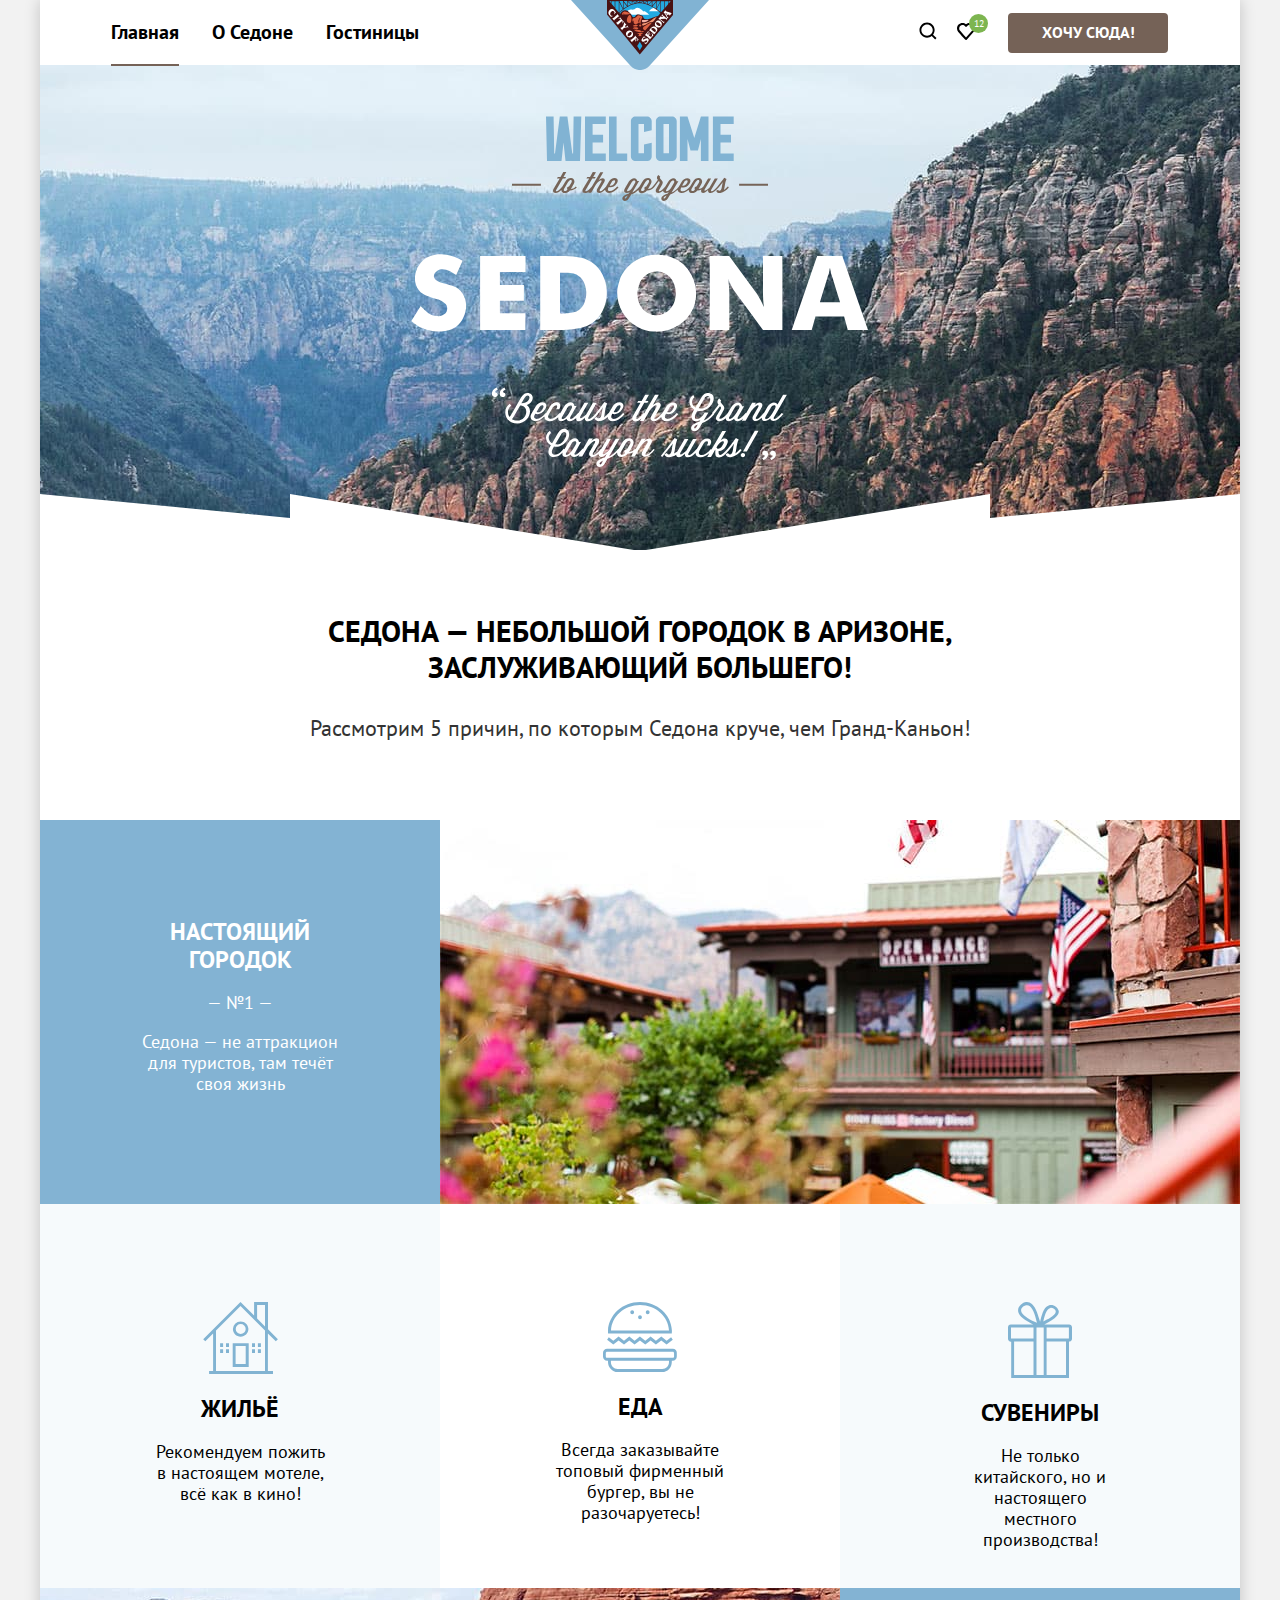
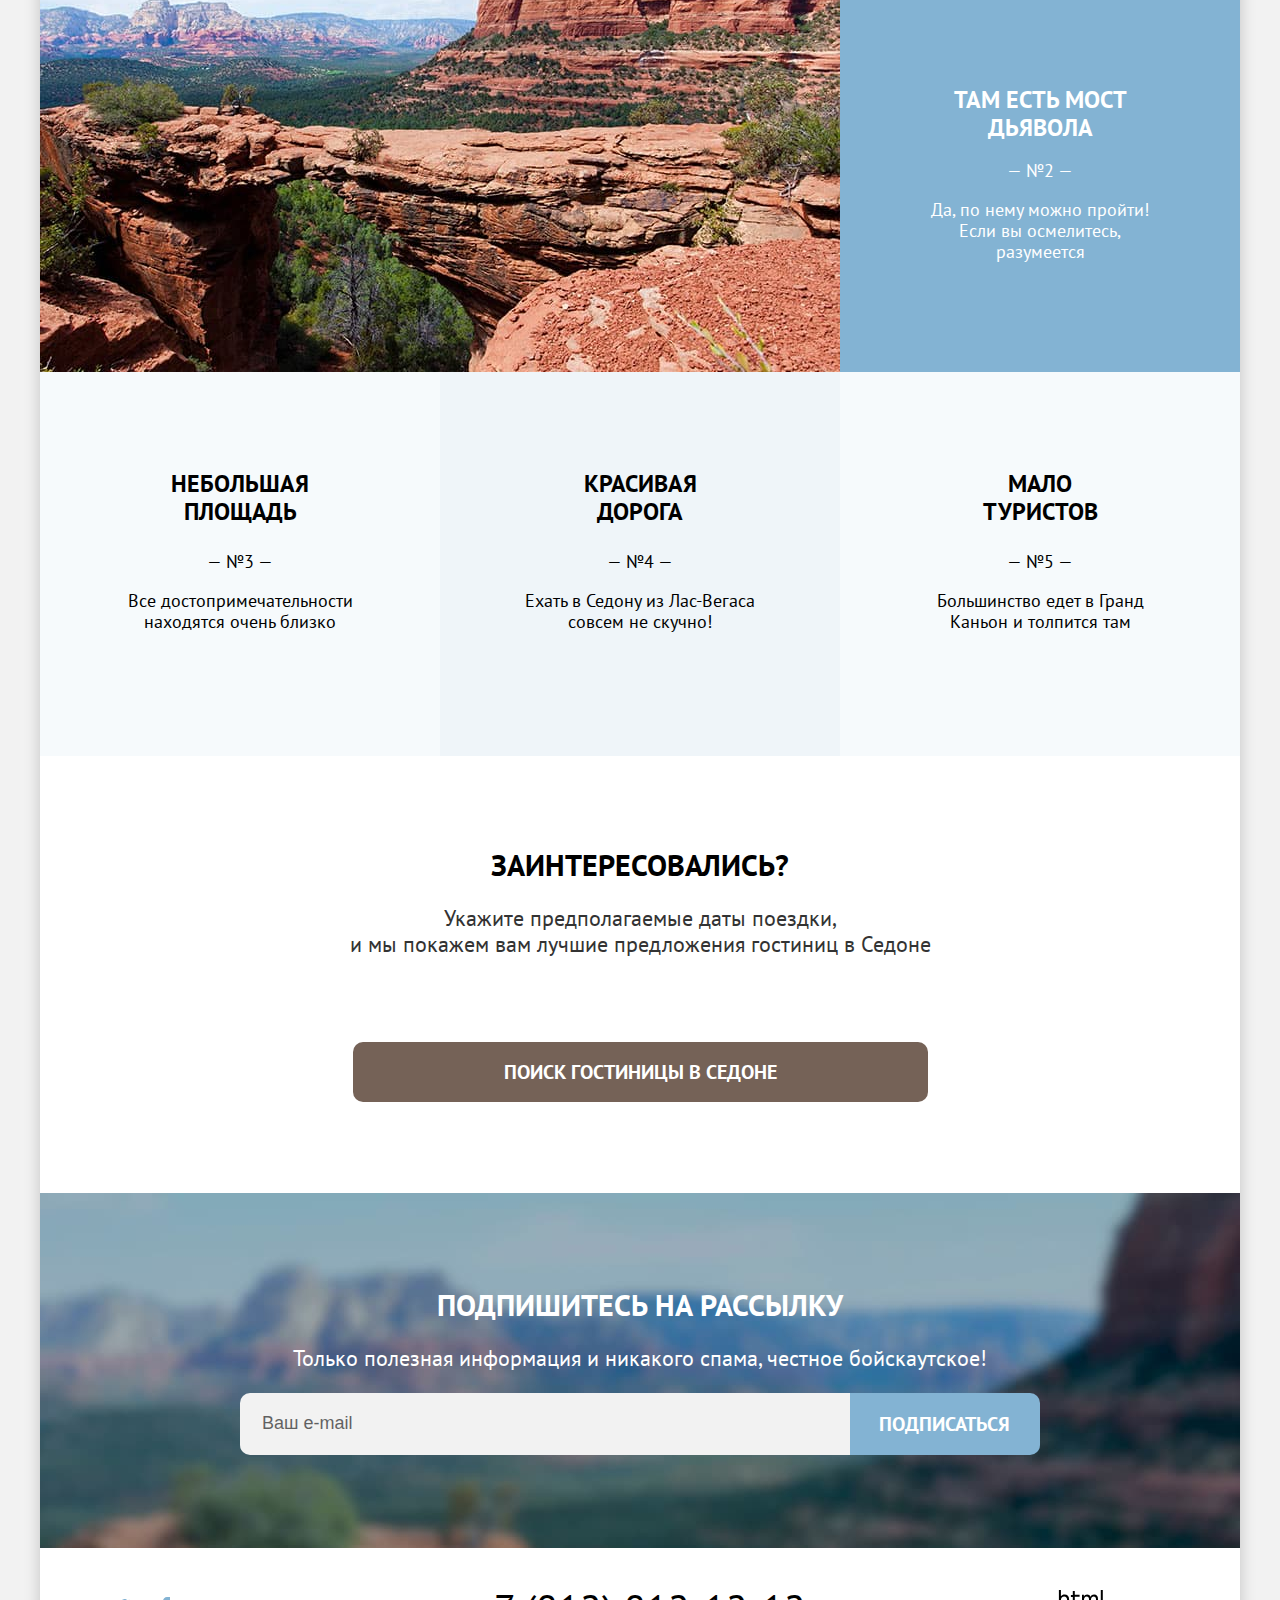
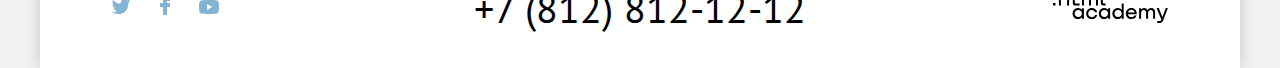
<file: index.html>
<!DOCTYPE html>
<html lang="ru">
  <head>
    <meta charset="utf-8">
    <title>Седона</title>
    <link rel="stylesheet" href="styles/styles.css">
    <link rel="icon" href="favicon.ico">
    <link rel="icon" type="image/png" sizes="32x32" href="images/favicon.png">
  </head>
  <body>
    <div class="container">
      <header class="page-header">
        <nav class="navigation">
          <ul class="reset-list navigation-list">
            <li class="navigation-item">
              <a class="navigation-link navigation-link-current" href="index.html">Главная</a>
            </li>
            <li class="navigation-item">
              <a class="navigation-link" href="#">О Седоне</a>
            </li>
            <li class="navigation-item">
              <a class="navigation-link" href="catalog.html">Гостиницы</a>
            </li>
          </ul>

          <a class="sedona-logo" href="index.html">
            <img src="images/svg/sedona.svg" width="138" height="70" alt="Логотип города Седона. Переход на главную страницу.">
          </a>

          <ul class="reset-list navigation-user">
            <li class="navigation-item">
              <a class="navigation-user-link" href="#">
                <span class="visually-hidden">
                  Поиск
                </span>
                <svg class="navigation-icon" width="18" height="18" viewBox="0 0 19 19" fill="none" xmlns="http://www.w3.org/2000/svg">
                  <path d="M18.5 17.0083L14.8 13.3287C15.8 12.0359 16.5 10.3453 16.5 8.4558C16.5 4.08011 12.9 0.5 8.5 0.5C4.1 0.5 0.5 4.17956 0.5 8.55525C0.5 12.9309 4.1 16.511 8.5 16.511C10.3 16.511 12 15.9144 13.4 14.8204L17.1 18.5L18.5 17.0083ZM8.5 14.5221C5.2 14.5221 2.5 11.837 2.5 8.55525C2.5 5.27348 5.2 2.5884 8.5 2.5884C11.8 2.5884 14.5 5.27348 14.5 8.55525C14.5 11.837 11.8 14.5221 8.5 14.5221Z"/>
                </svg>
              </a>
            </li>
            <li class="navigation-item">
              <a class="navigation-user-link" href="#">
                <span class="visually-hidden">
                  Избранное
                </span>
                <svg class="navigation-icon" width="18" height="17" viewBox="0 0 18 17" fill="none" xmlns="http://www.w3.org/2000/svg">
                  <path d="M8.9 17C8.6 17 8.3 16.9 8.1 16.6C2.7 10.5 1.4 9.1 1.1 8.7C0.4 7.8 0 6.6 0 5.4C0 2.4 2.4 0 5.5 0C6.8 0 8 0.5 9 1.3C10 0.5 11.3 0 12.5 0C15.5 0 18 2.4 18 5.4C18 6.7 17.5 7.9 16.7 8.8L9.7 16.7C9.5 16.9 9.3 17 8.9 17ZM2.9 7.5C3.2 7.9 6.4 11.5 9 14.4L15.2 7.4C15.7 6.9 15.9 6.2 15.9 5.4C15.9 3.6 14.4 2.1 12.6 2.1C11.6 2.1 10.6 2.6 9.9 3.4C9.6 3.7 9.3 3.8 9 3.8C8.7 3.8 8.4 3.6 8.2 3.4C7.5 2.6 6.5 2.1 5.5 2.1C3.7 2.1 2.2 3.6 2.2 5.4C2.1 6.3 2.5 7 2.9 7.5C2.8 7.5 2.8 7.5 2.9 7.5Z"/>
                </svg>
                <span class="navigation-favourite-number">12</span>
              </a>
              <div class="popover popover-cart class-display">
                <div class="popover-content">
                  <ul class="reset-list popover-list">
                    <li class="popover-item">
                      <a class="popover-link" href="#">
                        <img class="popover-image" src="images/hotel-small-desert.png" alt="Desert Quail Inn."
                             width="48" height="48">
                        <div class="popover-item-info">
                          <h3 class="reset-list popover-item-title">Desert Quail Inn</h3>
                          <span class="popover-hotel-type">Мотель</span>
                        </div>
                      </a>
                      <button type="button" class="popover-button-delete">
                        <span class="visually-hidden">Удалить из корзины</span>
                      </button>
                    </li>
                    <li class="popover-item">
                      <a class="popover-link" href="#">
                        <img class="popover-image" src="images/hotel-small-villas.png" alt="Villas at Poco Diablo."
                             width="48" height="48">
                        <div class="popover-item-info">
                          <h3 class="reset-list popover-item-title">Villas at Poco Diablo</h3>
                          <span class="popover-hotel-type">Апартаменты</span>
                        </div>
                      </a>
                      <button type="button" class="popover-button-delete">
                        <span class="visually-hidden">Удалить из корзины</span>
                      </button>
                    </li>
                  </ul>
                </div>
                <button type="button" class="button button-brown button-popover">Все избранные</button>
              </div>
            </li>
            <li class="navigation-item-button">
              <a class="button button-user" href="#">Хочу сюда!</a>
            </li>
          </ul>
        </nav>
      </header>

      <main class="main-container main-index">
        <h1 class="visually-hidden">Город Седона</h1>
        <div class="welcome">
          <img class="welcome-logo" src="images/svg/welcome.svg" width="458" height="352" alt="Вид на каньон в городе Седона. Welcome to the gorgeous Sedona, because the Grand Canyon sucks.">
        </div>

        <header class="opening">
          <p class="title">Седона — небольшой городок в Аризоне,
          заслуживающий большего!</p>
          <p class="description">Рассмотрим 5 причин, по которым Седона круче, чем Гранд-Каньон!</p>
        </header>

        <section class="advantages">
          <h2 class="visually-hidden">Преимущества</h2>
          <div class="advantages-row">
            <div class="advantages-item">
              <section class="advantages-text-wide">
                <h3 class="reset-list advantages-title-white">Настоящий городок</h3>
                <p class="advantages-description-white">— №1 —</p>
                <p class="advantages-description-white">Седона — не аттракцион для туристов, там течёт
                  своя жизнь</p>
              </section>
            </div>
            <div class="photo-house">
              <img class="photo-view" src="images/photo-sedona-town.jpg" width="800" height="384" alt="Дом в городе.">
            </div>
          </div>

          <ul class="reset-list advantages-list">
            <li class="advantages-item light-blue">
              <div class="advantages-text">
                <img class="advantages-image" src="images/svg/house.svg" width="75" height="72" alt="Дом.">
                <h3 class="reset-list advantages-title">Жильё</h3>
                <p class="advantages-description">Рекомендуем пожить в настоящем мотеле, всё как в кино!</p>
              </div>
            </li>
            <li class="advantages-item white">
              <div class="advantages-text">
                <img class="advantages-image" src="images/svg/food.svg" width="74" height="70" alt="Бургер.">
                <h3 class="reset-list advantages-title">Еда</h3>
                <p class="advantages-description">Всегда заказывайте
                  топовый фирменный бургер, вы не разочаруетесь!</p>
              </div>
            </li>
            <li class="advantages-item light-blue">
              <div class="advantages-text">
                <img class="advantages-image" src="images/svg/souvenir.svg" width="64" height="76" alt="Подарок.">
                <h3 class="reset-list advantages-title">Сувениры</h3>
                <p class="advantages-description">Не только китайского,
                  но и настоящего местного производства!</p>
              </div>
            </li>
          </ul>

          <div class="advantages-row">
            <div class="photo-canyon">
              <img class="photo-view" src="images/photo-sedona-canyon.jpg" width="800" height="384" alt="Вид на каньон.">
            </div>
            <div class="advantages-item">
              <section class="advantages-text-wide">
                <h3 class="reset-list advantages-title-white">Там есть
                мост дьявола</h3>
                <p class="advantages-description-white">— №2 —</p>
                <p class="advantages-description-white">Да, по нему можно пройти! Если вы осмелитесь, разумеется</p>
              </section>
            </div>
          </div>

          <ul class="reset-list advantages-list">
            <li class="advantages-item light-blue">
              <div class="advantages-text-wider">
                <h3 class="reset-list advantages-title">Небольшая
                  площадь</h3>
                <p>— №3 —</p>
                <p class="advantages-description">Все достопримечательности
                  находятся очень близко</p>
              </div>
            </li>
            <li class="advantages-item blue">
              <div class="advantages-text-wider">
                <h3 class="reset-list advantages-title">Красивая
                  дорога</h3>
                <p>— №4 —</p>
                <p class="advantages-description">Ехать в Седону из Лас-Вегаса совсем не скучно!</p>
              </div>
            </li>
            <li class="advantages-item light-blue">
              <div class="advantages-text-wider">
                <h3 class="reset-list advantages-title">Мало
                  туристов</h3>
                <p>— №5 —</p>
                <p class="advantages-description">Большинство едет в Гранд Каньон и толпится там</p>
              </div>
            </li>
          </ul>
        </section>

        <div class="search">
          <p class="reset-list title">Заинтересовались?</p>
          <p class="description">Укажите предполагаемые даты поездки,<br>
            и мы покажем вам лучшие предложения гостиниц в Седоне</p>
          <button class="button button-search" type="button">Поиск гостиницы в седоне</button>
        </div>

        <div class="subscription-index">
          <div class="subscription-text">
            <p class="reset-list subscription-title-white">Подпишитесь на рассылку</p>
            <p class="subscription-description-white">Только полезная информация и никакого спама,
              честное бойскаутское!</p>
          </div>
          <form class="form-subscription" action="https://echo.htmlacademy.ru/" method="post">
            <label class="visually-hidden" for="sub-email">E-mail</label>
            <input class="text" type="email" placeholder="Ваш e-mail" name="email" id="sub-email" required>
            <!-- За невалидную стилизацию отвечает .input-error -->
            <button class="button button-subscription" type="submit">Подписаться</button>
          </form>
        </div>
      </main>

      <footer class="page-footer">
        <div class="page-footer-container">
          <section class="social">
            <h2 class="visually-hidden">Соцсети</h2>
            <ul class="reset-list footer-social-list">
              <li class="footer-social-item">
                <a class="social-link" href="https://twitter.com/htmlacademy_ru">
                  <span class="visually-hidden">Twitter</span>
                  <svg class="social-icon" width="18" height="15" viewBox="0 0 18 15" fill="none" xmlns="http://www.w3.org/2000/svg">
                    <path d="M11.6 0.194197C13.4 -0.305803 14.8 0.494197 15.4 1.3942C16.1 1.1942 16.8 0.894197 17.5 0.694197C17.5 1.5942 16.9 2.1942 16.6 2.4942C17.3 2.5942 18 1.8942 18 1.8942C17.8 2.8942 16.9 3.6942 16.3 3.8942C16.1 10.6942 13 15.0942 5.7 14.9942C5.1 14.9942 5.8 14.9942 5.2 14.9942C4.8 14.9942 0.8 14.4942 0 13.0942C2.4 13.2942 4.1 12.6942 5 11.8942C4 11.5942 2.1 11.4942 1.8 8.9942C2.2 9.0942 2.4 9.1942 3.1 9.0942C1.8 8.2942 0.4 7.4942 0.5 5.2942C0.8 5.5942 1.6 5.7942 1.9 5.7942C1.1 5.5942 -0.2 2.4942 0.9 0.894197C2.8 2.7942 4.9 4.4942 8.5 4.6942C8.7 2.2942 9.7 0.794197 11.6 0.194197Z"/>
                  </svg>
                </a>
              </li>
              <li class="footer-social-item">
                <a class="social-link" href="https://www.facebook.com/htmlacademy">
                  <span class="visually-hidden">Facebook</span>
                  <svg class="social-icon" width="10" height="18" viewBox="0 0 10 18" fill="none" xmlns="http://www.w3.org/2000/svg">
                    <path d="M7 0C4.8 0 3 1.8 3 4V6H0V10H3V18H7V10H10V6H7V4H10V0H7Z"/>
                  </svg>
                </a>
              </li>
              <li class="footer-social-item">
                <a class="social-link" href="https://www.youtube.com/c/HTMLAcademyRUS">
                  <span class="visually-hidden">Youtube</span>
                  <svg class="social-icon" width="20" height="14" viewBox="0 0 20 14" fill="none" xmlns="http://www.w3.org/2000/svg">
                    <path fill-rule="evenodd" clip-rule="evenodd" d="M17.8136 0.418176C18.6746 0.648666 19.3513 1.32532 19.5818 2.18637C19.9983 3.74547 20 7.00033 20 7.00033C20 7.00033 20 10.2552 19.5818 11.8143C19.3513 12.6753 18.6746 13.352 17.8136 13.5825C16.2545 14.0007 9.99996 14.0007 9.99996 14.0007C9.99996 14.0007 3.74547 14.0007 2.18636 13.5825C1.32532 13.352 0.648666 12.6753 0.418176 11.8143C0 10.2552 0 7.00033 0 7.00033C0 7.00033 0 3.74547 0.418176 2.18637C0.648666 1.32532 1.32532 0.648666 2.18636 0.418176C3.74547 0 9.99996 0 9.99996 0C9.99996 0 16.2545 0 17.8136 0.418176ZM13.194 7.00061L7.99808 10.0002V4.00092L13.194 7.00061Z"/>
                  </svg>
                </a>
              </li>
            </ul>
          </section>

          <address class="contacts">
            <a class="phone-number" href="tel:+78128121212">+7 (812) 812-12-12</a>
          </address>

          <div class="about-logo">
            <a class="footer-link" href="https://htmlacademy.ru/">
              <svg class="footer-icon" width="115" height="33" viewBox="0 0 115 33" fill="none" xmlns="http://www.w3.org/2000/svg">
                <path fill-rule="evenodd" clip-rule="evenodd" d="M7.9999 6.2C8.7999 5.2 9.9999 4.5 11.5999 4.5C14.2999 4.5 16.1999 6.4 16.0999 9.4V15.5H14.0999V9.8C14.0999 8 12.9999 6.6 11.1999 6.6C9.1999 6.6 7.8999 8.1 7.8999 10.2V15.5H5.8999V0H7.8999V6.2H7.9999ZM0 15.5V12.9H2.5V15.5H0ZM26.5999 4.79998H21.7999V1.09998H19.7999V4.89998H17.8999V6.89998H19.7999V12.9C19.7999 14.6 20.7999 15.6 22.4999 15.6H26.5999V13.6H22.8999C22.1999 13.6 21.7999 13.2 21.7999 12.5V6.79998H26.5999V4.79998ZM37.6 6.69998C38.2 5.39998 39.5 4.59998 41.1 4.59998C43.6 4.59998 45.1 6.39998 45 8.89997V15.4H43V9.09998C43 7.49998 42.1 6.49998 40.6 6.49998C39.4 6.49998 38 7.39998 38 9.79998V15.4H36V9.09998C36 7.49998 35.1 6.49998 33.6 6.49998C32 6.49998 31 7.99998 31 9.99998V15.4H29V4.79998H30.9V6.39998H31C31.6 5.39998 32.7 4.59998 34.1 4.59998C35.7 4.59998 36.9 5.49998 37.5 6.69998H37.6ZM47.8 12.7C47.8 14.4 48.8 15.4 50.6 15.4H52.6V13.4H50.9001C50.2001 13.4 49.8 13 49.8 12.3V0H47.8V12.7ZM25.0001 17.9C26.7001 17.9 28.0001 18.6 28.9001 19.7V18.2H30.9001V28.8H28.9001V27.2H28.8001C28.0001 28.3 26.8001 29.1 25.0001 29.1C21.9001 29.1 19.6001 26.8 19.6001 23.5C19.6001 20.2 21.9001 17.9 25.0001 17.9ZM21.7001 23.5C21.7001 25.5 23.1001 27.1 25.3001 27.1C27.5001 27.1 28.9001 25.4 28.9001 23.5C28.9001 21.5 27.5001 19.9 25.3001 19.9C23.1001 19.9 21.7001 21.5 21.7001 23.5ZM44.2 22C43.7 19.6 41.5999 17.9 38.7999 17.9C35.3999 17.9 33.2 20.4 33.2 23.5C33.2 26.6 35.3999 29.1 38.7999 29.1C41.5999 29.1 43.7 27.3 44.2 24.9H42.0999C41.7 26.2 40.3999 27.2 38.7999 27.2C36.5999 27.2 35.2 25.6 35.2 23.6C35.2 21.6 36.5999 20 38.7999 20C40.3999 20 41.5999 21 42.0999 22.2H44.2V22ZM51.2001 17.9C52.9001 17.9 54.2001 18.6 55.1 19.7V18.2H57.1V28.8H55.1V27.2H55C54.2001 28.3 53 29.1 51.2001 29.1C48.1001 29.1 45.8 26.8 45.8 23.5C45.8 20.2 48.1001 17.9 51.2001 17.9ZM47.9001 23.5C47.9001 25.5 49.3 27.1 51.5 27.1C53.6 27.1 55.1 25.4 55.1 23.5C55.1 21.5 53.7001 19.9 51.5 19.9C49.3 19.9 47.9001 21.5 47.9001 23.5ZM68.6999 19.8C67.7999 18.7 66.4999 17.9 64.7999 17.9C61.6999 17.9 59.3999 20.2 59.3999 23.5C59.3999 26.8 61.5999 29.1 64.7999 29.1C66.4999 29.1 67.7999 28.3 68.5999 27.3H68.6999V28.8H70.6999V13.4H68.6999V19.8ZM65.0999 27.1C62.8999 27.1 61.4999 25.5 61.4999 23.5C61.4999 21.5 62.8999 19.9 65.0999 19.9C67.2999 19.9 68.6999 21.5 68.6999 23.5C68.5999 25.5 67.1999 27.1 65.0999 27.1ZM72.8 23.5C72.8 20.4 75 17.9 78.3 17.9C81.8 17.9 84 20.6 83.8 24.2H75C75.1 25.8 76.5 27.1 78.4 27.1C79.8 27.1 80.9 26.5 81.4 25.5H83.5C82.8 27.8 80.8 29.1 78.3 29.1C74.9 29.1 72.8 26.5 72.8 23.5ZM81.6 22.4C81.3 20.8 80 19.8 78.3 19.8C76.6001 19.8 75.4 20.9 75.1 22.4H81.6ZM98.2001 17.9C96.6001 17.9 95.3001 18.7 94.6001 19.9H94.5001C93.9001 18.7 92.7001 17.9 91.1001 17.9C89.7001 17.9 88.6001 18.6 88.0001 19.7V18.2H86.1001V28.8H88.1001V23.4C88.1001 21.4 89.1001 20 90.7001 19.9C92.2001 19.9 93.1001 20.9 93.1001 22.5V28.8H95.1001V23.2C95.1001 20.8 96.5001 19.9 97.7001 19.9C99.2001 19.9 100.1 20.9 100.1 22.5V28.8H102.1V22.3C102.2 19.7 100.7 17.9 98.2001 17.9ZM105.8 18.1L109.4 27L112.8 18.1H114.9L110.2 30.3C109.5 32.1 108.5 32.9 106.7 32.9H104.2V30.9H106.7C107.7 30.9 108.1 30.6 108.4 29.7L103.6 18.1H105.8Z"/>
              </svg>
            </a>
          </div>
        </div>
      </footer>
    </div>

    <div class="modal-container class-display">
      <div class="modal modal-search">
        <h2 class="modal-title">Поиск гостиницы в Седоне</h2>
        <button class="modal-close-button">
          <span class="visually-hidden">Закрыть</span>
        </button>
        <form class="auth-form" action="https://echo.htmlacademy.ru/" method="post">
          <div class="field-group">
            <label class="form-label" for="arrival-date">Дата заезда:</label>
            <input class="form-input" id="arrival-date" type="text" placeholder="27 апреля 2020" name="arrival-date">
          </div>
          <span class="message-error">Мы не можем отправить вас в прошлое.</span>
          <div class="field-group">
            <label class="form-label" for="departure-date">Дата выезда:</label>
            <input class="form-input" id="departure-date" type="text" placeholder="1 сентября 2021" name="departure-date">
          </div>
          <span class="message-success">На эти даты есть свободные номера. Пока есть.</span>
          <div class="field-group-wrapper">
            <div class="field-group">
              <label class="form-label adult-label" for="number-adult">Взрослые:</label>
              <div class="number">
                <button class="field-group-button minus-button" type="button">
                  <span class="visually-hidden">убавить</span>
                </button>
                <input class="form-input number-input" id="number-adult" type="text" value="2" name="quantity-adult">
                <button class="field-group-button plus-button" type="button">
                  <span class="visually-hidden">добавить</span>
                </button>
              </div>
            </div>
            <div class="field-group">
              <div class="children-group">
                <label class="form-label children-label" for="number-children">Дети:</label>
                <button class="info" type="button">
                  <span class="visually-hidden">Посмотреть дополнительную информацию</span>
                  <span class="info-popover class-display">Укажите количество детей, которые будут с вами, возраст которых от 6 до 18 лет. Дети до 6 лет размещаются бесплатно.</span>
                </button>
              </div>
              <div class="number">
                <button class="field-group-button minus-button" type="button">
                  <span class="visually-hidden">убавить</span>
                </button>
                <input class="form-input number-input" id="number-children" type="text" value="1" name="quantity-children">
                <button class="field-group-button plus-button" type="button">
                  <span class="visually-hidden">добавить</span>
                </button>
              </div>
            </div>
          </div>
          <button class="hotel-search" type="submit">Найти</button>
        </form>
      </div>
    </div>
  </body>
</html>
</file>
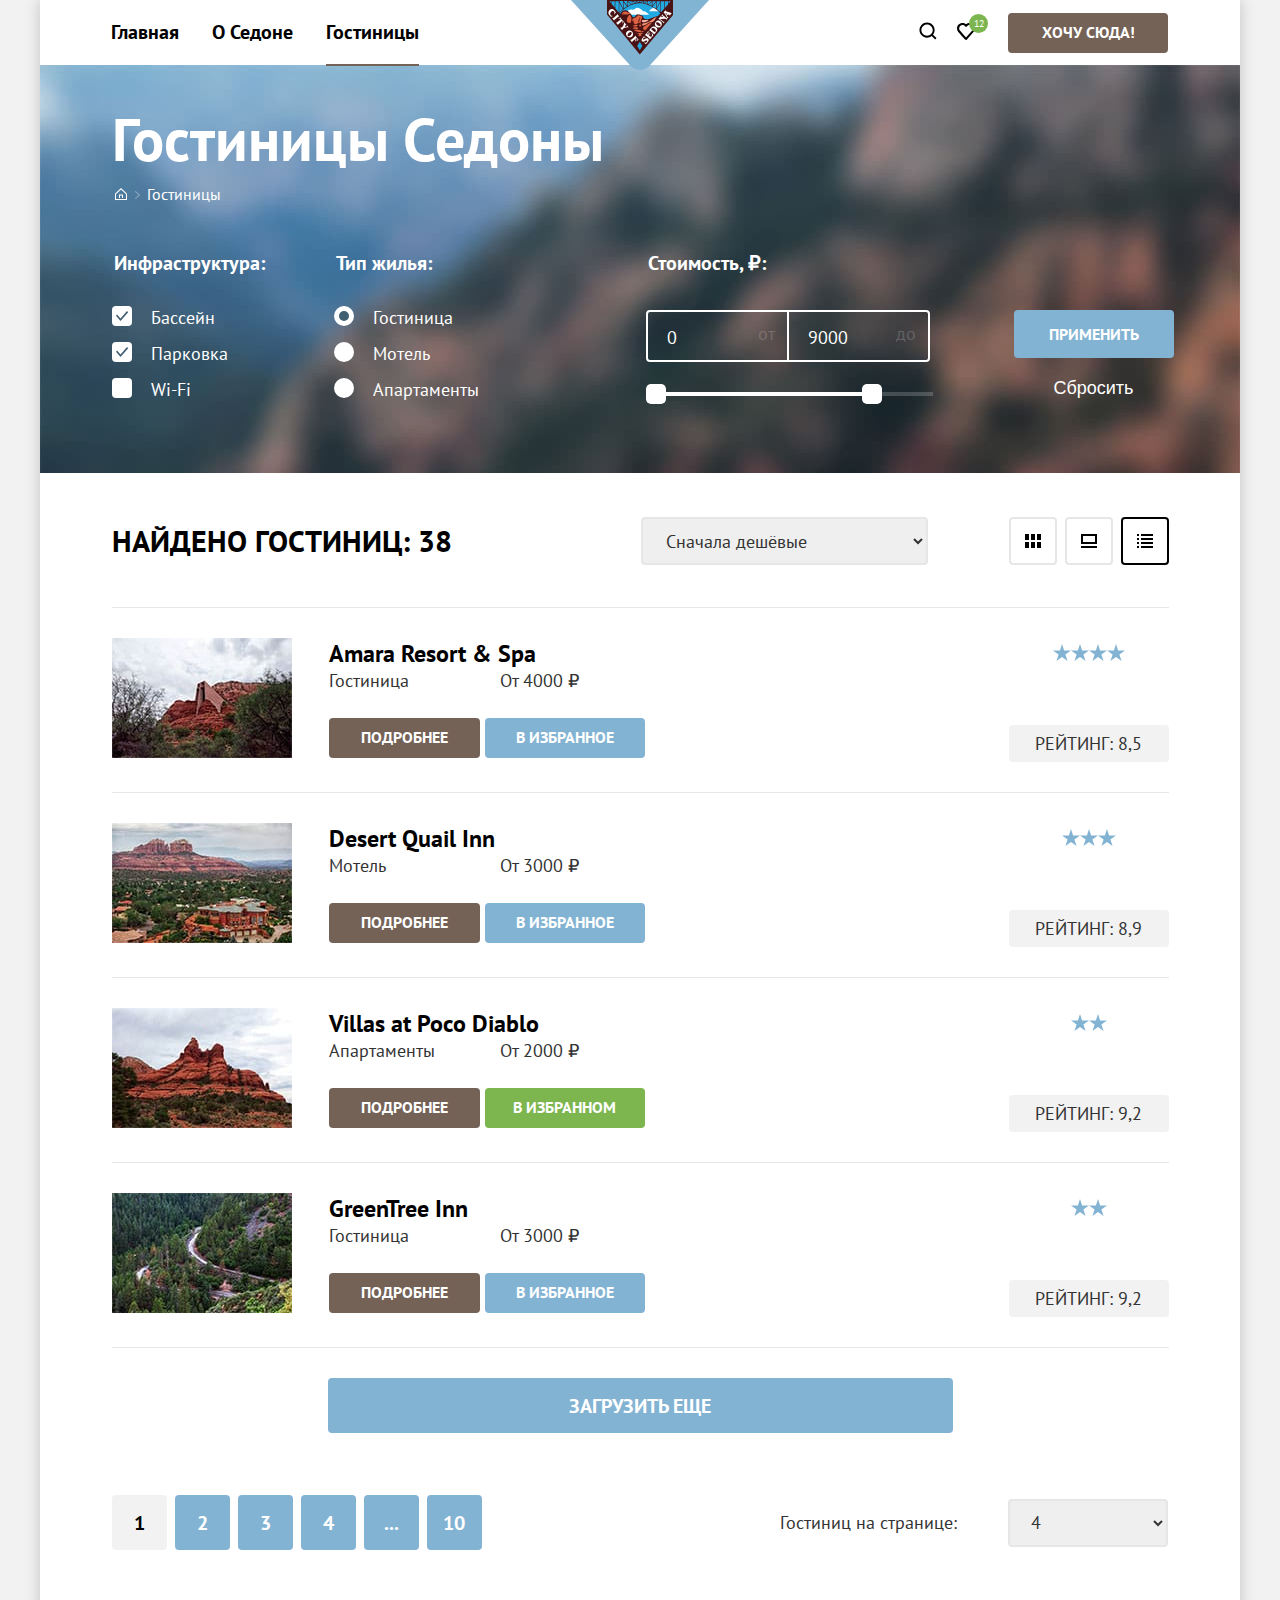
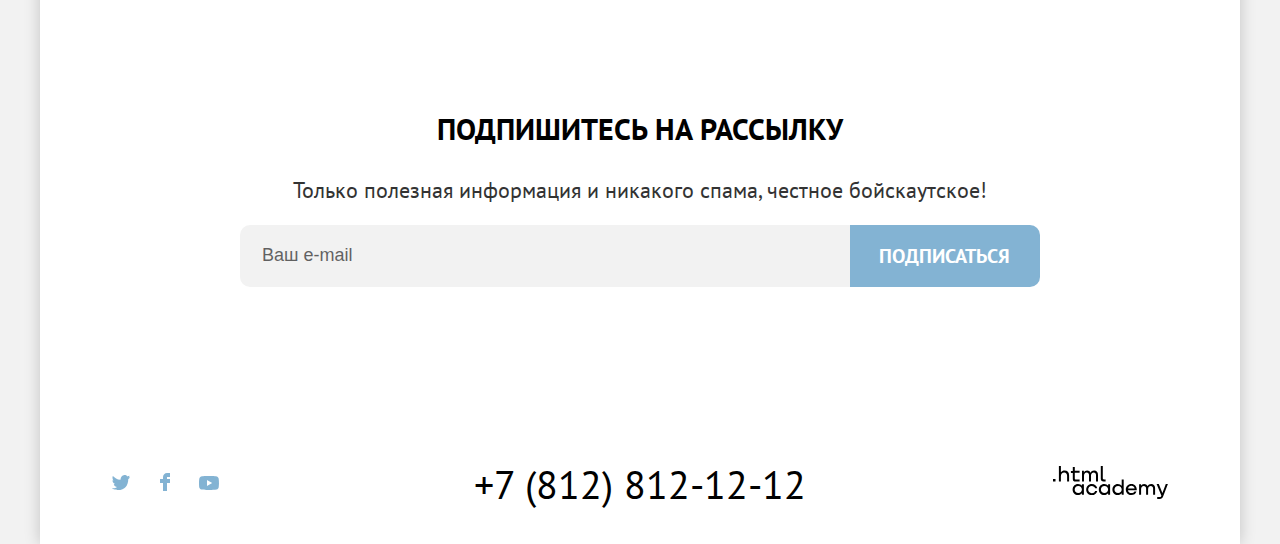
<file: catalog.html>
<!DOCTYPE html>
<html lang="ru">
  <head>
    <meta charset="UTF-8">
    <title>Гостиницы | Седона</title>
    <link rel="stylesheet" href="styles/styles.css">
    <link rel="icon" href="favicon.ico">
    <link rel="icon" type="image/png" sizes="32x32" href="images/favicon.png">
  </head>
  <body>
    <div class="container">
      <header class="page-header">
        <nav class="navigation">
          <ul class="reset-list navigation-list">
            <li class="navigation-item">
              <a class="navigation-link" href="index.html">Главная</a>
            </li>
            <li class="navigation-item">
              <a class="navigation-link" href="#">О Седоне</a>
            </li>
            <li class="navigation-item">
              <a class="navigation-link navigation-link-current" href="catalog.html">Гостиницы</a>
            </li>
          </ul>

          <a class="sedona-logo" href="index.html">
            <img src="images/svg/sedona.svg" width="138" height="70" alt="Логотип города Седона. Переход на главную страницу.">
          </a>

          <ul class="reset-list navigation-user">
            <li class="navigation-item">
              <a class="navigation-user-link" href="#">
                <span class="visually-hidden">
                  Поиск
                </span>
                <svg class="navigation-icon" width="18" height="18" viewBox="0 0 19 19" fill="none" xmlns="http://www.w3.org/2000/svg">
                  <path d="M18.5 17.0083L14.8 13.3287C15.8 12.0359 16.5 10.3453 16.5 8.4558C16.5 4.08011 12.9 0.5 8.5 0.5C4.1 0.5 0.5 4.17956 0.5 8.55525C0.5 12.9309 4.1 16.511 8.5 16.511C10.3 16.511 12 15.9144 13.4 14.8204L17.1 18.5L18.5 17.0083ZM8.5 14.5221C5.2 14.5221 2.5 11.837 2.5 8.55525C2.5 5.27348 5.2 2.5884 8.5 2.5884C11.8 2.5884 14.5 5.27348 14.5 8.55525C14.5 11.837 11.8 14.5221 8.5 14.5221Z"/>
                </svg>
              </a>
            </li>
            <li class="navigation-item">
              <a class="navigation-user-link" href="#">
                <span class="visually-hidden">
                  Избранное
                </span>
                <svg class="navigation-icon" width="18" height="17" viewBox="0 0 18 17" fill="none" xmlns="http://www.w3.org/2000/svg">
                  <path d="M8.9 17C8.6 17 8.3 16.9 8.1 16.6C2.7 10.5 1.4 9.1 1.1 8.7C0.4 7.8 0 6.6 0 5.4C0 2.4 2.4 0 5.5 0C6.8 0 8 0.5 9 1.3C10 0.5 11.3 0 12.5 0C15.5 0 18 2.4 18 5.4C18 6.7 17.5 7.9 16.7 8.8L9.7 16.7C9.5 16.9 9.3 17 8.9 17ZM2.9 7.5C3.2 7.9 6.4 11.5 9 14.4L15.2 7.4C15.7 6.9 15.9 6.2 15.9 5.4C15.9 3.6 14.4 2.1 12.6 2.1C11.6 2.1 10.6 2.6 9.9 3.4C9.6 3.7 9.3 3.8 9 3.8C8.7 3.8 8.4 3.6 8.2 3.4C7.5 2.6 6.5 2.1 5.5 2.1C3.7 2.1 2.2 3.6 2.2 5.4C2.1 6.3 2.5 7 2.9 7.5C2.8 7.5 2.8 7.5 2.9 7.5Z"/>
                </svg>
                <span class="navigation-favourite-number">12</span>
              </a>
              <div class="popover popover-cart class-display">
                <div class="popover-content">
                  <ul class="reset-list popover-list">
                    <li class="popover-item">
                      <a class="popover-link" href="#">
                        <img class="popover-image" src="images/hotel-small-desert.png" alt="Desert Quail Inn."
                             width="48" height="48">
                        <div class="popover-item-info">
                          <h3 class="reset-list popover-item-title">Desert Quail Inn</h3>
                          <span class="popover-hotel-type">Мотель</span>
                        </div>
                      </a>
                      <button type="button" class="popover-button-delete">
                        <span class="visually-hidden">Удалить из корзины</span>
                      </button>
                    </li>
                    <li class="popover-item">
                      <a class="popover-link" href="#">
                        <img class="popover-image" src="images/hotel-small-villas.png" alt="Villas at Poco Diablo."
                             width="48" height="48">
                        <div class="popover-item-info">
                          <h3 class="reset-list popover-item-title">Villas at Poco Diablo</h3>
                          <span class="popover-hotel-type">Апартаменты</span>
                        </div>
                      </a>
                      <button type="button" class="popover-button-delete">
                        <span class="visually-hidden">Удалить из корзины</span>
                      </button>
                    </li>
                  </ul>
                </div>
                <button type="button" class="button button-brown button-popover">Все избранные</button>
              </div>
            </li>
            <li class="navigation-item-button">
              <a class="button button-user" href="#">Хочу сюда!</a>
            </li>
          </ul>
        </nav>
      </header>

      <main class="main-catalog">
        <div class="header-catalog-container">
          <header class="header-catalog">
            <h1 class="reset-list header-catalog-title">Гостиницы Седоны</h1>
            <ul class="reset-list breadcrumbs">
              <li class="breadcrumbs-item">
                <a class="breadcrumbs-link breadcrumbs-home" href="index.html">
                  <span class="visually-hidden">
                    Главная
                  </span>
                  <svg class="breadcrumbs-icon" width="12" height="12" viewBox="0 0 12 12" fill="none" xmlns="http://www.w3.org/2000/svg">
                    <path d="M6 0L0 5.80006V12.0001H12V5.80006L6 0ZM11 11.0001H1V6.20005L6 1.4L11 6.20005V11.0001Z"/>
                    <path d="M4 10.0001H5V7.50005H7V10.0001H8V6.50005H4V10.0001Z"/>
                  </svg>
                </a>
              </li>
              <li class="breadcrumbs-item">
                <a class="breadcrumbs-link" href="catalog.html">Гостиницы</a>
              </li>
            </ul>

            <div class="filter-block">
              <h2 class="visually-hidden">Список гостиниц с фильтрами</h2>
              <form class="form-catalog-filter" action="https://echo.htmlacademy.ru/" method="get">
                <fieldset class="catalog-filter-group">
                  <legend class="catalog-filter-title">Инфраструктура:</legend>
                  <ul class="reset-list catalog-filter-list">
                    <li class="catalog-filter-item">
                      <label class="control">
                        <input class="visually-hidden control-input" type="checkbox" name="pool" checked>
                        <span class="control-mark control-mark-checkbox"></span>
                        <span class="control-label">Бассейн</span>
                      </label>
                    </li>
                    <li class="catalog-filter-item">
                      <label class="control">
                        <input class="visually-hidden control-input" type="checkbox" name="parking" checked>
                        <span class="control-mark control-mark-checkbox"></span>
                        <span class="control-label">Парковка</span>
                      </label>
                    </li>
                    <li class="catalog-filter-item">
                      <label class="control">
                        <input class="visually-hidden control-input" type="checkbox" name="wifi">
                        <span class="control-mark control-mark-checkbox"></span>
                        <span class="control-label">Wi-Fi</span>
                      </label>
                    </li>
                  </ul>
                </fieldset>

                <fieldset class="catalog-filter-group">
                  <legend class="catalog-filter-title">Тип жилья:</legend>
                  <ul class="reset-list catalog-filter-list">
                    <li class="catalog-filter-item">
                      <label class="control">
                        <input class="visually-hidden control-input" type="radio" name="type-of-housing" value="hotel" checked>
                        <span class="control-mark control-mark-radio"></span>
                        <span class="control-label">Гостиница</span>
                      </label>
                    </li>
                    <li class="catalog-filter-item">
                      <label class="control">
                        <input class="visually-hidden control-input" type="radio" name="type-of-housing" value="motel">
                        <span class="control-mark control-mark-radio"></span>
                        <span class="control-label">Мотель</span>
                      </label>
                    </li>
                    <li class="catalog-filter-item">
                      <label class="control">
                        <input class="visually-hidden control-input" type="radio" name="type-of-housing" value="apartment">
                        <span class="control-mark control-mark-radio"></span>
                        <span class="control-label">Апартаменты</span>
                      </label>
                    </li>
                  </ul>
                </fieldset>

                <fieldset class="catalog-filter-group">
                  <legend class="catalog-filter-title">Стоимость, ₽:</legend>
                  <div class="range">
                    <div class="catalog-filter-price">
                      <label class="catalog-filter-label label-left">
                        <input class="catalog-filter-input input-left" type="number" name="min-price" placeholder="0">
                      </label>
                      <label class="catalog-filter-label label-right">
                        <input class="catalog-filter-input input-right" type="number" name="min-price" placeholder="9000">
                      </label>
                    </div>
                    <div class="range-scale">
                      <div class="range-bar" style="left: 0px; right: 51px">
                        <button class="range-toggle toggle-min" type="button">
                          <span class="visually-hidden">Изменить минимальную цену</span>
                        </button>
                        <button class="range-toggle toggle-max" type="button">
                          <span class="visually-hidden">Изменить максимальную цену</span>
                        </button>
                      </div>
                    </div>
                  </div>
                </fieldset>

                <div class="catalog-filter-button">
                  <button class="button button-filter" type="submit">Применить</button>
                  <button class="button-reset" type="reset">Сбросить</button>
                </div>
              </form>
            </div>
          </header>
        </div>

        <section class="catalog-sort">
          <h2 class="visually-hidden">Сортировка</h2>
          <div class="sorting-block">
            <div class="sorting-result">
              <p class="reset-list title">Найдено гостиниц: 38</p>
            </div>

            <div class="sorting-type">
              <form class="form-sort" action="https://echo.htmlacademy.ru/" method="get">
                <label class="visually-hidden" for="sorting">Сортировка</label>
                <select class="select-control" id="sorting" name="sorting">
                  <option value="cheap">Сначала дешёвые</option>
                  <option value="expensive">Сначала дорогие</option>
                  <option value="best">Сначала с высоким рейтингом</option>
                  <option value="popular">Сначала популярные</option>
                </select>
              </form>
            </div>

            <ul class="reset-list mode">
              <li class="mode-item">
                <a class="button-mode" href="#">
                  <span class="visually-hidden">Показать карточки</span>
                  <img src="images/svg/mode-tile.svg" width="16" height="14" alt="Отображение карточками.">
                </a>
              </li>
              <li class="mode-item">
                <a class="button-mode" href="#">
                  <span class="visually-hidden">Показать список с описаниями</span>
                  <img src="images/svg/mode-slideshow.svg" width="16" height="14" alt="Отображение списком с описаниями.">
                </a>
              </li>
              <li class="mode-item">
                <a class="button-mode button-current" href="#">
                  <span class="visually-hidden">Показать список</span>
                  <img src="images/svg/mode-list.svg" width="16" height="14" alt="Отображение просто списком.">
                </a>
              </li>
            </ul>
          </div>

          <section class="catalog">
            <h2 class="visually-hidden">Список гостиниц</h2>
            <ul class="reset-list catalog-list">
              <li class="catalog-item">
                <article class="product">
                  <a class="hotel-image-link" href="#">
                    <img class="hotel-image" src="images/hotel-amara.jpg" width="180" height="120" alt="Гостиница Amara Resort & Spa.">
                  </a>
                  <div class="hotel-details-wrapper">
                    <h3 class="reset-list hotel-name">
                      <a class="hotel-link" href="#">Amara Resort & Spa</a>
                    </h3>
                    <div class="hotel-about">
                      <span class="type-of-housing">Гостиница</span>
                      <span class="price">От 4000 ₽</span>
                    </div>
                    <div class="hotel-options">
                      <a class="button-a button-brown" href="#">подробнее</a>
                      <button class="button button-hotel" type="button">В избранное</button>
                    </div>
                  </div>
                  <div class="hotel-stars">
                    <div class="hotel-stars-four">
                      <p class="stars">
                        <span class="visually-hidden">Четыре звезды</span>
                      </p>
                    </div>
                    <span class="rating">Рейтинг: 8,5</span>
                  </div>
                </article>
              </li>

              <li class="catalog-item">
                <article class="product">
                  <a class="hotel-image-link" href="#">
                    <img class="hotel-image" src="images/hotel-desert.jpg" width="180" height="120" alt="Гостиница Desert Quail Inn.">
                  </a>
                  <div class="hotel-details-wrapper">
                    <h3 class="reset-list hotel-name">
                      <a class="hotel-link" href="#">Desert Quail Inn</a>
                    </h3>
                    <div class="hotel-about">
                      <span class="type-of-housing">Мотель</span>
                      <span class="price">От 3000 ₽</span>
                    </div>
                    <div class="hotel-options">
                      <a class="button-a button-brown" href="#">подробнее</a>
                      <button class="button button-hotel" type="button">В избранное</button>
                    </div>
                  </div>
                  <div class="hotel-stars">
                    <div class="hotel-stars-three">
                      <p class="stars">
                        <span class="visually-hidden">Три звезды</span>
                      </p>
                    </div>
                    <span class="rating">Рейтинг: 8,9</span>
                  </div>
                </article>
              </li>

              <li class="catalog-item">
                <article class="product">
                  <a class="hotel-image-link" href="#">
                    <img class="hotel-image" src="images/hotel-poco-diablo.jpg" width="180" height="120" alt="Гостиница Villas at Poco Diablo.">
                  </a>
                  <div class="hotel-details-wrapper">
                    <h3 class="reset-list hotel-name">
                      <a class="hotel-link" href="#">Villas at Poco Diablo</a>
                    </h3>
                    <div class="hotel-about">
                      <span class="type-of-housing">Апартаменты</span>
                      <span class="price">От 2000 ₽</span>
                    </div>
                    <div class="hotel-options">
                      <a class="button-a button-brown" href="#">подробнее</a>
                      <button class="button button-green" type="button">В избранном</button>
                    </div>
                  </div>
                  <div class="hotel-stars">
                    <div class="hotel-stars-two">
                      <p class="stars">
                        <span class="visually-hidden">Две звезды</span>
                      </p>
                    </div>
                    <span class="rating">Рейтинг: 9,2</span>
                  </div>
                </article>
              </li>

              <li class="catalog-item">
                <article class="product">
                  <a class="hotel-image-link" href="#">
                    <img class="hotel-image" src="images/hotel-greentree.jpg" width="180" height="120" alt="Гостиница GreenTree Inn.">
                  </a>
                  <div class="hotel-details-wrapper">
                    <h3 class="reset-list hotel-name">
                      <a class="hotel-link" href="#">GreenTree Inn</a>
                    </h3>
                    <div class="hotel-about">
                      <span class="type-of-housing">Гостиница</span>
                      <span class="price">От 3000 ₽</span>
                    </div>
                    <div class="hotel-options">
                      <a class="button-a button-brown" href="#">подробнее</a>
                      <button class="button button-hotel" type="button">В избранное</button>
                    </div>
                  </div>
                  <div class="hotel-stars">
                    <div class="hotel-stars-two">
                      <p class="stars">
                        <span class="visually-hidden">Две звезды</span>
                      </p>
                    </div>
                    <span class="rating">Рейтинг: 9,2</span>
                  </div>
                </article>
              </li>
            </ul>
          </section>

          <div class="show-more-container">
            <button class="button button-show-more" type="button">Загрузить еще</button>
          </div>

          <div class="pagination-container">
            <ul class="reset-list pagination">
              <li class="pagination-item">
                <a class="pagination-link button pagination-current" href="#">1</a>
              </li>
              <li class="pagination-item">
                <a class="pagination-link button" href="#">2</a>
              </li>
              <li class="pagination-item">
                <a class="pagination-link button" href="#">3</a>
              </li>
              <li class="pagination-item">
                <a class="pagination-link button" href="#">4</a>
              </li>
              <li class="pagination-item">
                <a class="pagination-link button" href="#">...</a>
              </li>
              <li class="pagination-item">
                <a class="pagination-link button" href="#">10</a>
              </li>
            </ul>

            <form class="form-sort-number" action="https://echo.htmlacademy.ru/" method="get">
              <label for="sort-number">Гостиниц на странице:</label>
              <select class="select-control select-quantity" id="sort-number" name="sort-number">
                <option value="4">4</option>
                <option value="8">8</option>
              </select>
              <button class="visually-hidden" type="submit">Отобразить</button>
            </form>
          </div>
        </section>

        <div class="subscription">
          <p class="title">Подпишитесь на рассылку</p>
          <p class="description">Только полезная информация и никакого спама,
            честное бойскаутское!</p>
          <form class="form-subscription" action="https://echo.htmlacademy.ru/" method="post">
            <label class="visually-hidden" for="sub-email">E-mail</label>
            <input class="text" type="email" placeholder="Ваш e-mail" name="email" id="sub-email" required>
            <!-- За невалидную стилизацию отвечает .input-error -->
            <button class="button button-subscription" type="submit">Подписаться</button>
          </form>
        </div>
      </main>

      <footer class="page-footer">
        <div class="page-footer-container">
          <section class="social">
            <h2 class="visually-hidden">Соцсети</h2>
            <ul class="reset-list footer-social-list">
              <li class="footer-social-item">
                <a class="social-link" href="https://twitter.com/htmlacademy_ru">
                  <span class="visually-hidden">Twitter</span>
                  <svg class="social-icon" width="18" height="15" viewBox="0 0 18 15" fill="none" xmlns="http://www.w3.org/2000/svg">
                    <path d="M11.6 0.194197C13.4 -0.305803 14.8 0.494197 15.4 1.3942C16.1 1.1942 16.8 0.894197 17.5 0.694197C17.5 1.5942 16.9 2.1942 16.6 2.4942C17.3 2.5942 18 1.8942 18 1.8942C17.8 2.8942 16.9 3.6942 16.3 3.8942C16.1 10.6942 13 15.0942 5.7 14.9942C5.1 14.9942 5.8 14.9942 5.2 14.9942C4.8 14.9942 0.8 14.4942 0 13.0942C2.4 13.2942 4.1 12.6942 5 11.8942C4 11.5942 2.1 11.4942 1.8 8.9942C2.2 9.0942 2.4 9.1942 3.1 9.0942C1.8 8.2942 0.4 7.4942 0.5 5.2942C0.8 5.5942 1.6 5.7942 1.9 5.7942C1.1 5.5942 -0.2 2.4942 0.9 0.894197C2.8 2.7942 4.9 4.4942 8.5 4.6942C8.7 2.2942 9.7 0.794197 11.6 0.194197Z"/>
                  </svg>
                </a>
              </li>
              <li class="footer-social-item">
                <a class="social-link" href="https://www.facebook.com/htmlacademy">
                  <span class="visually-hidden">Facebook</span>
                  <svg class="social-icon" width="10" height="18" viewBox="0 0 10 18" fill="none" xmlns="http://www.w3.org/2000/svg">
                    <path d="M7 0C4.8 0 3 1.8 3 4V6H0V10H3V18H7V10H10V6H7V4H10V0H7Z"/>
                  </svg>
                </a>
              </li>
              <li class="footer-social-item">
                <a class="social-link" href="https://www.youtube.com/c/HTMLAcademyRUS">
                  <span class="visually-hidden">Youtube</span>
                  <svg class="social-icon" width="20" height="14" viewBox="0 0 20 14" fill="none" xmlns="http://www.w3.org/2000/svg">
                    <path fill-rule="evenodd" clip-rule="evenodd" d="M17.8136 0.418176C18.6746 0.648666 19.3513 1.32532 19.5818 2.18637C19.9983 3.74547 20 7.00033 20 7.00033C20 7.00033 20 10.2552 19.5818 11.8143C19.3513 12.6753 18.6746 13.352 17.8136 13.5825C16.2545 14.0007 9.99996 14.0007 9.99996 14.0007C9.99996 14.0007 3.74547 14.0007 2.18636 13.5825C1.32532 13.352 0.648666 12.6753 0.418176 11.8143C0 10.2552 0 7.00033 0 7.00033C0 7.00033 0 3.74547 0.418176 2.18637C0.648666 1.32532 1.32532 0.648666 2.18636 0.418176C3.74547 0 9.99996 0 9.99996 0C9.99996 0 16.2545 0 17.8136 0.418176ZM13.194 7.00061L7.99808 10.0002V4.00092L13.194 7.00061Z"/>
                  </svg>
                </a>
              </li>
            </ul>
          </section>

          <address class="contacts">
            <a class="phone-number" href="tel:+78128121212">+7 (812) 812-12-12</a>
          </address>

          <div class="about-logo">
            <a class="footer-link" href="https://htmlacademy.ru/">
              <svg class="footer-icon" width="115" height="33" viewBox="0 0 115 33" fill="none" xmlns="http://www.w3.org/2000/svg">
                <path fill-rule="evenodd" clip-rule="evenodd" d="M7.9999 6.2C8.7999 5.2 9.9999 4.5 11.5999 4.5C14.2999 4.5 16.1999 6.4 16.0999 9.4V15.5H14.0999V9.8C14.0999 8 12.9999 6.6 11.1999 6.6C9.1999 6.6 7.8999 8.1 7.8999 10.2V15.5H5.8999V0H7.8999V6.2H7.9999ZM0 15.5V12.9H2.5V15.5H0ZM26.5999 4.79998H21.7999V1.09998H19.7999V4.89998H17.8999V6.89998H19.7999V12.9C19.7999 14.6 20.7999 15.6 22.4999 15.6H26.5999V13.6H22.8999C22.1999 13.6 21.7999 13.2 21.7999 12.5V6.79998H26.5999V4.79998ZM37.6 6.69998C38.2 5.39998 39.5 4.59998 41.1 4.59998C43.6 4.59998 45.1 6.39998 45 8.89997V15.4H43V9.09998C43 7.49998 42.1 6.49998 40.6 6.49998C39.4 6.49998 38 7.39998 38 9.79998V15.4H36V9.09998C36 7.49998 35.1 6.49998 33.6 6.49998C32 6.49998 31 7.99998 31 9.99998V15.4H29V4.79998H30.9V6.39998H31C31.6 5.39998 32.7 4.59998 34.1 4.59998C35.7 4.59998 36.9 5.49998 37.5 6.69998H37.6ZM47.8 12.7C47.8 14.4 48.8 15.4 50.6 15.4H52.6V13.4H50.9001C50.2001 13.4 49.8 13 49.8 12.3V0H47.8V12.7ZM25.0001 17.9C26.7001 17.9 28.0001 18.6 28.9001 19.7V18.2H30.9001V28.8H28.9001V27.2H28.8001C28.0001 28.3 26.8001 29.1 25.0001 29.1C21.9001 29.1 19.6001 26.8 19.6001 23.5C19.6001 20.2 21.9001 17.9 25.0001 17.9ZM21.7001 23.5C21.7001 25.5 23.1001 27.1 25.3001 27.1C27.5001 27.1 28.9001 25.4 28.9001 23.5C28.9001 21.5 27.5001 19.9 25.3001 19.9C23.1001 19.9 21.7001 21.5 21.7001 23.5ZM44.2 22C43.7 19.6 41.5999 17.9 38.7999 17.9C35.3999 17.9 33.2 20.4 33.2 23.5C33.2 26.6 35.3999 29.1 38.7999 29.1C41.5999 29.1 43.7 27.3 44.2 24.9H42.0999C41.7 26.2 40.3999 27.2 38.7999 27.2C36.5999 27.2 35.2 25.6 35.2 23.6C35.2 21.6 36.5999 20 38.7999 20C40.3999 20 41.5999 21 42.0999 22.2H44.2V22ZM51.2001 17.9C52.9001 17.9 54.2001 18.6 55.1 19.7V18.2H57.1V28.8H55.1V27.2H55C54.2001 28.3 53 29.1 51.2001 29.1C48.1001 29.1 45.8 26.8 45.8 23.5C45.8 20.2 48.1001 17.9 51.2001 17.9ZM47.9001 23.5C47.9001 25.5 49.3 27.1 51.5 27.1C53.6 27.1 55.1 25.4 55.1 23.5C55.1 21.5 53.7001 19.9 51.5 19.9C49.3 19.9 47.9001 21.5 47.9001 23.5ZM68.6999 19.8C67.7999 18.7 66.4999 17.9 64.7999 17.9C61.6999 17.9 59.3999 20.2 59.3999 23.5C59.3999 26.8 61.5999 29.1 64.7999 29.1C66.4999 29.1 67.7999 28.3 68.5999 27.3H68.6999V28.8H70.6999V13.4H68.6999V19.8ZM65.0999 27.1C62.8999 27.1 61.4999 25.5 61.4999 23.5C61.4999 21.5 62.8999 19.9 65.0999 19.9C67.2999 19.9 68.6999 21.5 68.6999 23.5C68.5999 25.5 67.1999 27.1 65.0999 27.1ZM72.8 23.5C72.8 20.4 75 17.9 78.3 17.9C81.8 17.9 84 20.6 83.8 24.2H75C75.1 25.8 76.5 27.1 78.4 27.1C79.8 27.1 80.9 26.5 81.4 25.5H83.5C82.8 27.8 80.8 29.1 78.3 29.1C74.9 29.1 72.8 26.5 72.8 23.5ZM81.6 22.4C81.3 20.8 80 19.8 78.3 19.8C76.6001 19.8 75.4 20.9 75.1 22.4H81.6ZM98.2001 17.9C96.6001 17.9 95.3001 18.7 94.6001 19.9H94.5001C93.9001 18.7 92.7001 17.9 91.1001 17.9C89.7001 17.9 88.6001 18.6 88.0001 19.7V18.2H86.1001V28.8H88.1001V23.4C88.1001 21.4 89.1001 20 90.7001 19.9C92.2001 19.9 93.1001 20.9 93.1001 22.5V28.8H95.1001V23.2C95.1001 20.8 96.5001 19.9 97.7001 19.9C99.2001 19.9 100.1 20.9 100.1 22.5V28.8H102.1V22.3C102.2 19.7 100.7 17.9 98.2001 17.9ZM105.8 18.1L109.4 27L112.8 18.1H114.9L110.2 30.3C109.5 32.1 108.5 32.9 106.7 32.9H104.2V30.9H106.7C107.7 30.9 108.1 30.6 108.4 29.7L103.6 18.1H105.8Z"/>
              </svg>
            </a>
          </div>
        </div>
      </footer>
    </div>
  </body>
</html>
</file>
<file: styles/styles.css>
@font-face  {
  font-family: "PT Sans";
  font-style: normal;
  font-weight: 400;
  src: url("../fonts/ptsans-400.woff2") format("woff2");
  font-display: swap;
}

@font-face  {
  font-family: "PT Sans";
  font-style: normal;
  font-weight: 700;
  src: url("../fonts/ptsans-700.woff2") format("woff2");
  font-display: swap;
}

html  {
  height: 100%;
}

body  {
  margin: 0;
  display: flex;
  flex-direction: column;
  align-items: center;
  min-height: 100%;
  font-family: "PT Sans", "Arial", sans-serif;
  font-size: 18px;
  line-height: 21px;
  background-color: #F2F2F2;
  color: #000000;
}

.reset-list {
  margin: 0;
  padding: 0;
  list-style: none;
}

.button {
  font-family: inherit;
  font-weight: bold;
  font-size: 16px;
  line-height: 21px;
  text-align: center;
  text-decoration: none;
  text-transform: uppercase;
  color: #FFFFFF;
  background-color: #83B3D3;
  border-radius: 4px;
  border: none;
}

.button:hover {
  background-color: #68A2CA;
}

.button:focus-visible {
  background-color: #68A2CA;
  box-shadow: 0 0 0 3px #756257;
  outline: none;
}

.button:active  {
  color: #FFFFFF30;
}

.button-a {
  display: inline-block;
  width: 151px;
  padding: 9px 0 10px;
  font-family: inherit;
  font-weight: bold;
  font-size: 16px;
  line-height: 21px;
  text-align: center;
  text-decoration: none;
  text-transform: uppercase;
  color: #FFFFFF;
  border-radius: 4px;
  border: none;
}

.button-a:hover {
  background-color: #615048;
}

.button-a:focus-visible {
  background-color: #615048;
  box-shadow: 0 0 0 3px #83B3D3;
  outline: none;
}

.button-a:active {
  color: #FFFFFF30;
}

.button-hotel {
  width: 160px;
  padding: 9px 0 10px;
  cursor: pointer;
}

.button-hotel:hover {
  background-color: #68A2CA;
  box-shadow: inset 0 0 0 1px #756257;
}

.button-hotel:focus-visible {
  background-color: #68A2CA;
  box-shadow: 0 0 0 3px #756257;
  outline: none;
}

.button-hotel:active  {
  color: #FFFFFF30;
  box-shadow: inset 0 0 0 1px #756257;
}

.button-green {
  width: 160px;
  padding: 9px 0 10px;
  cursor: pointer;
  background: #7DB54F;
}

.button-green:hover {
  background-color: #6C9E42;
}

.button-green:focus-visible {
  background-color: #6C9E42;
  box-shadow: 0 0 0 3px #756257;
  outline: none;
}

.button-green:active  {
  color: #FFFFFF30;
}

.button-brown {
  background-color: #756257;
}

.button-user  {
  display: inline-block;
  padding-top: 9px;
  padding-bottom: 10px;
  width: 160px;
  background-color: #756257
}

.button-user:hover  {
  background-color: #615048;
}

.button-user:focus-visible  {
  background-color: #615048;
  box-shadow: 0 0 0 3px #83B3D3;
  outline: none;
  border-radius: 4px;
}

.button-user :active  {
  color: #FFFFFF30;
}

.button-search  {
  width: 575px;
  height: 60px;
  font-size: 20px;
  line-height: 36px;
  background-color: #756257;
  border-radius: 10px;
  margin-top: 63px;
  cursor: pointer;
}

.button-search:hover  {
  background-color: #615048;
}

.button-search:focus-visible  {
  background-color: #615048;
  box-shadow: 0 0 0 3px #83B3D3;
  outline: none;
}

.button-search:active {
  color: #FFFFFF30;
}

.button-subscription  {
  width: 200px;
  font-size: 20px;
  line-height: 26px;
  border-radius: 0 10px 10px 0;
  cursor: pointer;
}

.button-subscription:hover  {
  background-color: #68A2CA;
}

.button-subscription:focus-visible  {
  border-radius: 0 10px 10px 0;
  box-shadow: 0 0 0 3px #756257;
  outline: none;
}

.button-subscription:active {
  background-color: #68A2CA;
  color: #FFFFFF30;
}

.button-filter  {
  width: 160px;
  height: 48px;
  cursor: pointer;
}

.button-filter:hover  {
  background-color: #68A2CA;
}

.button-filter:focus-visible  {
  box-shadow: 0 0 0 3px #FFFFFF;
  outline: none;
}

.button-filter:active {
  background-color: #68A2CA;
  color: #FFFFFF30;
}

.button-reset {
  font-size: 18px;
  line-height: 23px;
  text-align: center;
  color: #FFFFFF;
  background-color: transparent;
  border: none;
  outline: none;
  margin: 15px 20px 0 20px;
  width: 100px;
  padding: 4px 0 5px;
}

.button-reset:hover {
  color: #FFFFFF60;
}

.button-reset:focus-visible {
  box-shadow: 0 0 0 3px #83B3D3;
  border-radius: 4px;
}

.button-reset:active  {
  color: #FFFFFF30;
}

.button-show-more  {
  width: 625px;
  height: 55px;
  font-weight: bold;
  font-size: 20px;
  line-height: 26px;
  cursor: pointer;
}

.page-header  {
  display: flex;
  flex-direction: column;
  justify-content: space-between;
  min-height: 65px;
  margin: 0 auto;
  position: relative;
  z-index: 1;
}

.sedona-logo  {
  position: absolute;
  top: 0;
  left: 50%;
  transform: translateX(-50%);
}

.navigation {
  display: flex;
  justify-content: space-between;
  list-style: none;
}

.navigation-list  {
  margin: 19px 0 20px 59px;
}

.navigation-link  {
  position: relative;
  font-weight: bold;
  font-size: 20px;
  line-height: 26px;
  color: #000000;
  text-decoration: none;
  margin: 6px 21px 6px 12px;
}

.navigation-link:hover {
  color: #756257;
}

.navigation-link:focus-visible  {
  color: #756257;
  box-shadow: inset 0 0 0 3px #83B3D3;
  outline: none;
  border-radius: 10px;
}

.navigation-link:active {
  color: #75625730;
}

.navigation-link-current::after  {
  position: absolute;
  width: 100%;
  border-bottom: 2px solid #756257;
  content: "";
  top: 45px;
  left: 0;
}

.navigation-user  {
  display: flex;
  justify-content: end;
  align-items: center;
  margin-right: 72px;
}

.navigation-user-link  {
  position: relative;
  font-weight: bold;
  font-size: 20px;
  line-height: 26px;
  text-decoration: none;
  padding: 10px;
}

.navigation-user-link .navigation-icon  {
  fill: #000000;
}

.navigation-user-link:hover .navigation-icon {
  fill: #756257;
}

.navigation-user-link:focus-visible  {
  fill: #756257;
  box-shadow: inset 0 0 0 3px #83B3D3;
  outline: none;
  border-radius: 10px;
}

.navigation-user-link:active .navigation-icon {
  fill: #75625730;
}

.navigation-favourite-number  {
  position: absolute;
  top: 4px;
  left: 22px;
  width: 19px;
  height: 19px;
  font-weight: normal;
  font-size: 10px;
  line-height: 19px;
  color: #FFFFFF;
  text-align: center;
  border-radius: 50%;
  background-color: #7DB550;
}

.navigation-item  {
  position: relative;
  font-weight: bold;
  margin: 0;
  padding: 0;
}

.navigation-item-button {
  margin-left: 23px;
}

.navigation-list  {
  display: flex;
  align-items: center;
}

.main-container {
  flex-grow: 1;
}

.welcome  {
  position: relative;
  background-image: url("../images/index-background.jpg");
  background-size: 1200px 485px;
  background-repeat: no-repeat;
  padding: 51px 0 82px;
}

.welcome::before  {
  position: absolute;
  bottom: -1px;
  width: 100%;
  height: 57px;
  background-image: url("../images/svg/index-decor.svg");
  background-repeat: no-repeat;
  content: "";
}

.welcome-logo {
  display: block;
  margin: auto;
}

.opening  {
  width: 720px;
  margin: 63px auto 79px;
  text-align: center;
}

.advantages-row  {
  display: flex;
  text-align: center;
  background-color: #83B3D3;
}

.advantages-list  {
  display: grid;
  grid-template-columns: 1fr 1fr 1fr;
  min-height: 384px;
  text-align: center;
}

.advantages-image {
  margin-bottom: 17px;
}

.advantages-item  {
  display: flex;
  flex-direction: column;
  align-items: center;
  padding-top: 98px;
}

.blue {
  background-color: #83B3D320;
}

.light-blue {
  background-color: #83B3D312;
}

.white  {
  background-color: #FFFFFF;
}

.photo-view {
  display: block;
}

.advantages-text  {
  width: 170px;
}

.advantages-text-wide {
  width: 220px;
  margin: 0 90px;
}

.advantages-text-wider  {
  width: 230px;
}

.advantages-text-wider .advantages-title {
  margin: 0 auto 25px;
  width: 172px;
}

.advantages-title-white {
  font-weight: bold;
  font-size: 24px;
  line-height: 28px;
  text-transform: uppercase;
  color: #FFFFFF;
}

.advantages-title {
  font-weight: bold;
  font-size: 24px;
  line-height: 28px;
  text-transform: uppercase;
  color: #000000;
}

.advantages-description-white {
  font-size: 18px;
  line-height: 21px;
  color: #FFFFFF;
}

.search {
  padding: 91px 0;
  width: 720px;
  text-align: center;
  margin: 0 auto;
}

.subscription-index {
  text-align: center;
  background-image: url("../images/subscription-background.jpg");
  background-size: 1200px 411px;
  background-repeat: no-repeat;
  padding: 94px 200px 93px;
}

.subscription-text  {
  width: 720px;
  margin: 0 auto;
}

.subscription-title-white  {
  font-weight: bold;
  font-size: 30px;
  line-height: 36px;
  text-transform: uppercase;
  color: #FFFFFF;
}

.subscription-description-white {
  font-size: 22px;
  line-height: 26px;
  color: #FFFFFF;
}

.form-subscription  {
  display: flex;
}

.subscription {
  text-align: center;
  padding: 89px 200px 137px;
}

.text {
  width: 600px;
  min-height: 60px;
  background: #F2F2F2;
  border-radius: 10px 0 0 10px;
  border: none;
  outline: none;
  padding-left: 22px;
  padding-right: 19px;
}

.text:hover {
  background-color: #E6E6E6;
}

.text:focus-visible {
  background-color: #E6E6E6;
  box-shadow: 0 0 0 3px #83B3D3;
}

.text:active  {
  background-color: #FFFFFF;
  color: #000000;
  box-shadow: inset 0 0 0 2px #000000;
}

.input-error  {
  background-color: #FFFFFF;
  box-shadow: inset 0 0 0 2px #FF5757;
}

.title  {
  font-weight: bold;
  font-size: 30px;
  line-height: 36px;
  text-transform: uppercase;
  color: #000000;
}

.description  {
  font-size: 22px;
  line-height: 26px;
  color: #333333;
}

.form-subscription input::placeholder  {
  font-size: 18px;
  line-height: 26px;
  align-items: center;
  color: #000000;
  opacity: 0.6;
}

.page-footer-container  {
  display: grid;
  grid-template-columns: 1fr 1fr 1fr;
  align-items: center;
  min-height: 120px;
}

.social {
  margin-left: 72px;
}

.footer-social-list {
  display: flex;
  justify-content: space-between;
  width: 107px;
}

.social-link .social-icon {
  fill: #83B3D3;
}

.social-link:hover .social-icon {
  fill: #68A2CA;
}

.social-link:focus-visible  {
  fill: #68A2CA;
  box-shadow: 0 0 0 3px #83B3D3;
  outline: none;
  border-radius: 10px;
}

.social-link:active .social-icon  {
  fill: #68A2CA30;
}

.contacts {
  font-style: normal;
  font-size: 40px;
  line-height: 40px;
  text-align: center;
}

.contacts a {
  text-decoration: none;
  color: #000000;
}

.phone-number {
  padding: 5px 15px;
}

.phone-number:hover {
  color: #756257;
}

.phone-number:focus-visible {
  color: #756257;
  box-shadow: 0 0 0 3px #83B3D3;
  outline: none;
  border-radius: 10px;
}

.phone-number:active  {
  color: #75625730;
}

.about-logo {
  text-align: right;
  margin-right: 72px;
}

.footer-link  {
  display: inline-block;
}

.footer-link .footer-icon {
  fill: #000000;
}

.footer-link:hover .footer-icon {
  fill: #756257;
}

.footer-link:focus-visible  {
  fill: #756257;
  box-shadow: 0 0 0 3px #83B3D3;
  outline: none;
  border-radius: 10px;
}

.footer-link:active .footer-icon  {
  fill: #75625730;
}

.modal-container  {
  position: fixed;
  z-index: 2;
  top: 0;
  left: 0;
  display: flex;
  width: 100%;
  height: 100%;
  background-color: rgba(242, 242, 242, 0.8);
}

.modal  {
  position: relative;
  margin: auto;
  padding: 62px 70px 70px 70px;
  background-color: #FFFFFF;
  box-shadow: 0 25px 50px rgba(0, 0, 0, 0.15);
  border-radius: 30px;
}

.field-group-wrapper  {
  display: flex;
}

.modal-close-button {
  position: absolute;
  padding: 0;
  top: 54px;
  right: 70px;
  width: 53px;
  height: 53px;
  background-color: #F2F2F2;
  border: none;
  border-radius: 50%;
  background-image: url("../images/svg/close.svg");
  background-repeat: no-repeat;
  background-position: center;
  cursor: pointer;
}

.modal-close-button:hover {
  background-color: #E6E6E6;
}

.modal-close-button:focus-visible {
  background-color: #E6E6E6;
  box-shadow: 0 0 0 3px #83B3D3;
  outline: none;
}

.modal-title  {
  margin: 0;
  margin-bottom: 64px;
  font-family: "PT Sans", sans-serif;
  font-style: normal;
  font-weight: bold;
  font-size: 30px;
  line-height: 40px;
  text-transform: uppercase;
}

.field-group  {
  display: flex;
}

.form-label  {
  font-family: "PT Sans", sans-serif;
  font-style: normal;
  font-weight: bold;
  font-size: 18px;
  line-height: 40px;
  display: flex;
  align-items: center;
  width: 155px;
  min-height: 55px;
}

.form-input {
  padding: 0 19px;
  margin: 0;
  box-sizing: border-box;
  width: 420px;
  font: inherit;
  font-weight: bold;
  border-radius: 4px;
  border: none;
  background-color: #F2F2F2;
  background-image: url("../images/svg/date.svg");
  background-repeat: no-repeat;
  background-position: 386px center;
}

.form-input:hover {
  background-color: #E6E6E6;
}

.form-input:focus-visible {
  background-color: #E6E6E6;
  box-shadow: 0 0 0 3px #83B3D3;
  outline: none;
}

.form-input:active  {
  background-color: #FFFFFF;
  color: #000000;
  box-shadow: inset 0 0 0 2px #000000;
}

.message-error  {
  font-family: inherit;
  font-style: normal;
  font-weight: normal;
  font-size: 16px;
  line-height: 40px;
  display: flex;
  align-items: center;
  color: #FF5757;
  margin-left: 155px;
}

.message-success  {
  font-family: inherit;
  font-style: normal;
  font-weight: normal;
  font-size: 16px;
  line-height: 40px;
  display: flex;
  align-items: center;
  color: #333333;
  margin-left: 155px;
}

.number {
  display: flex;
  align-items: center;
  width: 115px;
  height: 50px;
  background: #F2F2F2;
  border-radius: 4px;
  padding-left: 19px;
}

.number-input {
  font-family: inherit;
  font-style: normal;
  font-weight: bold;
  font-size: 18px;
  line-height: 40px;
  color: #000000;
  background: transparent;
  border: none;
  text-align: center;
  width: 69px;
}

.field-group-button {
  border: 0;
  opacity: 0.3;
  background-color: transparent;
  width: 13px;
  height: 13px;
  padding: 6px;
}

.field-group-button:hover {
  opacity: 1;
}

.field-group-button:focus-visible {
  box-shadow: 0 0 0 3px #83B3D3;
  border-radius: 4px;
  outline: none;
  opacity: 1;
}

.field-group-button:active  {
  opacity: 0.2;
}

.minus-button {
  background-image: url("../images/svg/minus.svg");
  background-repeat: no-repeat;
  background-position: center;
  cursor: pointer;
}

.plus-button {
  background-image: url("../images/svg/plus.svg");
  background-repeat: no-repeat;
  background-position: center;
  cursor: pointer;
}

.children-label {
  width: 54px;
  margin-left: 56px;
}

.children-group {
  display: flex;
  align-items: center;
}

.info {
  position: relative;
  width: 25px;
  height: 25px;
  padding: 0;
  margin: 0;
  box-sizing: border-box;
  background-color: #83B3D3;
  background-image: url("../images/svg/info.svg");
  background-repeat: no-repeat;
  background-position: center center;
  border: none;
  border-radius: 50%;
  margin-right: 18px;
}

.info:hover {
  background-color: #68A2CA;
}

.info-popover {
  position: absolute;
  width: 256px;
  box-sizing: border-box;
  background: #333333;
  box-shadow: 0 15px 30px rgba(0, 0, 0, 0.3);
  border-radius: 10px;
  font-family: inherit;
  font-style: normal;
  font-weight: normal;
  font-size: 16px;
  line-height: 20px;
  text-align: start;
  color: #FFFFFF;
  padding: 15px 15px 18px 22px;
  top: 40px;
  left: -116px;
}

.info-popover::before {
  position: absolute;
  content: "";
  background-image: url("../images/svg/triangle-dark.svg");
  background-repeat: no-repeat;
  width: 19px;
  height: 9px;
  top: -8px;
  left: 119px;
}

.hotel-search {
  font-family: inherit;
  font-style: normal;
  font-weight: bold;
  font-size: 20px;
  line-height: 40px;
  text-align: center;
  text-transform: uppercase;
  color: #FFFFFF;
  width: 575px;
  height: 60px;
  background: #83B3D3;
  border-radius: 10px;
  border: none;
  margin-top: 40px;
  cursor: pointer;
}

.hotel-search:hover {
  background-color: #68A2CA;
}

.hotel-search:focus-visible {
  background-color: #68A2CA;
  outline: none;
  box-shadow: 0 0 0 3px #756257;
  border-radius: 10px;
}

.hotel-search:active  {
  color: #FFFFFF30;
}

.popover  {
  position: absolute;
  display: block;
  width: 400px;
  min-height: 232px;
  background: #FFFFFF;
  border: 1px solid #E6E6E6;
  box-sizing: border-box;
  box-shadow: 0 25px 50px rgba(0, 0, 0, 0.15);
  border-radius: 20px;
  right: -184px;
  top: 42px;
}

.popover-content::before  {
  position: absolute;
  content: "";
  background-image: url("../images/svg/triangle.svg");
  background-repeat: no-repeat;
  width: 20px;
  height: 10px;
  top: -9px;
  right: 192px;
}

.popover-content  {
  padding: 25px 25px 0 25px;
}

.popover-item {
  display: flex;
  margin-bottom: 25px;
  justify-content: space-between;
}

.popover-link {
  display: flex;
  color: inherit;
  text-decoration: none;
  padding: 10px;
  margin: -10px;
}

.popover-link:hover {
  opacity: 0.6;
}

.popover-link:focus-visible {
  box-shadow: 0 0 0 3px #83B3D3;
  border-radius: 10px;
  outline: none;
}

.popover-link:active  {
  opacity: 0.3;
}

.popover-image  {
  margin-right: 17px;
}

.popover-item-title {
  font-family: inherit;
  font-style: normal;
  font-weight: bold;
  font-size: 18px;
  color: #000000;
}

.popover-hotel-type {
  font-size: 16px;
  font-weight: normal;
  color: #333333;
}

.popover-button-delete  {
  width: 36px;
  height: 36px;
  border: 0;
  opacity: 0.3;
  background-image: url("../images/svg/bin.svg");
  background-repeat: no-repeat;
  background-position: center;
  background-color: transparent;
  cursor: pointer;
}

.popover-button-delete:hover  {
  opacity: 1;
}

.popover-button-delete:focus-visible  {
  box-shadow: 0 0 0 3px #83B3D3;
  border-radius: 10px;
  outline: none;
  opacity: 1;
}

.popover-button-delete:active {
  opacity: 0.1;
}

.button-popover {
  width: 400px;
  min-height: 60px;
  background: #756257;
  border-radius: 0 0 20px 20px;
}

.button-popover:hover {
  background-color: #615048;
}

.button-popover:focus-visible {
  background-color: #615048;
  box-shadow: 0 0 0 3px #83B3D3;
  outline: none;
}

.button-popover:active  {
  color: #FFFFFF30;
}

.header-catalog-container {
  background-image: url("../images/catalog-background.jpg");
  background-repeat: no-repeat;
  color: #FFFFFF;
  min-height: 408px;
}

.header-catalog {
  width: 1057px;
  margin: 0 auto;
  padding-top: 35px;
}

.header-catalog-title {
  font-weight: bold;
  font-size: 60px;
  line-height: 78px;
  margin-top: 0;
  margin-bottom: 5px;
}

.breadcrumbs  {
  display: flex;
  justify-content: space-between;
  max-width: 106px;
  margin-left: 3px;
  margin-bottom: 45px;
}

.breadcrumbs-item {
  position: relative;
}

.breadcrumbs-item:nth-child(2)::before {
  position: absolute;
  content: url("../images/svg/vector-gt.svg");
  opacity: 0.3;
  top: -1px;
  left: -12px;
}

.breadcrumbs-home .breadcrumbs-icon {
  fill: #FFFFFF;
}

.breadcrumbs-home:hover .breadcrumbs-icon {
  fill: #FFFFFF60;
}

.breadcrumbs-home:active .breadcrumbs-icon  {
  fill: #FFFFFF30;
}

.breadcrumbs-link {
  font-size: 16px;
  text-decoration: none;
  color: #FFFFFF;
}

.breadcrumbs-link:hover {
  color: #FFFFFF60;
}

.breadcrumbs-link:focus-visible  {
  color: #FFFFFF60;
  box-shadow: 0 0 0 3px #83B3D3;
  outline: none;
  border-radius: 10px;
}

.breadcrumbs-link:active  {
  color: #FFFFFF30;
}

.catalog-sort {
  display: flex;
  flex-direction: column;
  width: 1057px;
  padding: 0;
  margin: 44px auto 42px;
}

.sorting-type {
  margin-left: auto;
  margin-right: 81px;
}

.form-sort-number {
  font-size: 18px;
  line-height: 23px;
  color: #333333;
  display: flex;
  align-items: center;
}

.select-control {
  font-family: inherit;
  font-style: normal;
  font-weight: normal;
  font-size: 18px;
  line-height: 23px;
  color: #333333;
  width: 287px;
  height: 48px;
  border: 2px solid #E6E6E6;
  box-sizing: border-box;
  border-radius: 4px;
  padding-left: 19px;
  cursor: pointer;
}

.select-control:hover {
  border: 2px solid #83B3D3;
}

.select-control:focus-visible {
  border: 2px solid #83B3D3;
  outline: none;
}

.select-control:active {
  border: 2px solid #E6E6E6;
  color: #33333330;
}

.select-quantity  {
  width: 160px;
  height: 48px;
  padding-left: 17px;
  margin-left: 51px;
}

.mode {
  display: flex;
  width: 160px;
  justify-content: space-between;
  align-items: center;
}

.button-mode  {
  display: flex;
  justify-content: center;
  align-items: center;
  width: 48px;
  height: 48px;
  border: 2px solid #E6E6E6;
  box-sizing: border-box;
  border-radius: 4px;
  color: #000000;
  text-decoration: none;
}

.button-mode:hover  {
  border-color: #83B3D3;
}

.button-mode:focus-visible  {
  border-color: #83B3D3;
  outline: none;
}

.button-mode:active {
  border-color: #000000;
}

.button-current {
  border-color: #000000;
  pointer-events: none;
}

.catalog  {
  display: flex;
  flex-direction: column;
}

.form-catalog-filter  {
  display:flex;
  justify-content: space-between;
}

.catalog-filter-title {
  font-weight: bold;
  font-size: 20px;
  line-height: 26px;
  color: #FFFFFF;
  margin-bottom: 30px;
}

.catalog-filter-item  {
  line-height: 23px;
  margin-bottom: 13px;
}

.catalog-filter-item:last-child {
  margin-bottom: 0;
}

.catalog-filter-group {
  padding: 0;
  margin: 0;
  border: none;
}

.catalog-filter-group:first-child  {
  margin-right: 67px;
}

.catalog-filter-group:nth-child(2)  {
  margin-right: 167px;
}

.catalog-filter-group:nth-child(3)  {
  margin-right: 81px;
}

.control  {
  position: relative;
  display: block;
  cursor: pointer;
}

.control-mark {
  position: absolute;
  width: 20px;
  height: 20px;
  background: #FFFFFF;
}

.control-mark-checkbox {
  border-radius: 4px;
}

.control-mark-checkbox:hover  {
  background: rgba(255, 255, 255, 0.6);
}

.control-input:focus-visible + .control-mark  {
  box-shadow: 0 0 0 3px #83B3D3;
}

.control-mark-checkbox:active {
  background: rgba(255, 255, 255, 0.3);
}

.control-mark-radio {
  border-radius: 50%;
}

.control-label  {
  margin-left: 39px;
}

.control-input[type="checkbox"]:checked + .control-mark::before {
  position: absolute;
  content: url("../images/svg/checked.svg");
  top: -3px;
  left: 4px;
}

.control-input[type="radio"]:checked + .control-mark::before {
  position: absolute;
  content: "";
  top: 50%;
  left: 50%;
  width: 10px;
  height: 10px;
  transform: translate(-50%, -50%);
  background-color: #3F5E72;
  border-radius: 50%;
}

.catalog-filter-price {
  display: flex;
  margin-top: 4px;
  margin-bottom: 30px;
}

.catalog-filter-label {
  position: relative;
}

.catalog-filter-label::after  {
  position: absolute;
  z-index: 1;
  right: 14px;
  top: 12px;
  color: #FFFFFF30;
  font-family: inherit;
  font-style: normal;
  font-weight: normal;
  font-size: 18px;
  line-height: 23px;
}

.label-left::after  {
  content: "от";
}

.label-right::after  {
  content: "до";
}

.catalog-filter-input {
  width: 143px;
  box-sizing: border-box;
  font-family: inherit;
  font-style: normal;
  font-weight: normal;
  font-size: 18px;
  line-height: 23px;
  background-color: transparent;
  border: 2px solid #FFFFFF;
  padding: 14px 40px 11px 19px;
}

.catalog-filter-input:hover {
  border-color: #FFFFFF60;
}

.catalog-filter-input:focus-visible {
  border: 2px solid #FFFFFF;
  box-shadow: 0 0 0 3px #81B3D2;
  outline: none;
}

.catalog-filter-input:active  {
  background: #756257;
  border: 2px solid #FFFFFF;
  outline: none;
  box-shadow: none;
}

.input-left {
  border-radius: 4px 0 0 4px;
}

.input-right  {
  border-radius: 0 4px 4px 0;
  margin-left: -2px;
}

.catalog-filter-input::placeholder  {
  color: #FFFFFF;
}

.range-scale  {
  position: relative;
  width: 287px;
  height: 4px;
  background-color: #FFFFFF30;
}

.range-bar  {
  position: absolute;
  height: 4px;
  background-color: #FFFFFF;
}

.range-toggle {
  position: absolute;
  top: -8px;
  width: 20px;
  height: 20px;
  background: #FFFFFF;
  border-radius: 5px;
  border: none;
  cursor: pointer;
}

.range-toggle:hover {
  box-shadow: 0 4px 10px rgba(0, 0, 0, 0.25);
}

.range-toggle:focus-visible {
  outline: 3px solid #83B3D3;
  box-shadow: 0 4px 10px rgba(0, 0, 0, 0.25);
}

.range-toggle:active  {
  outline: 2px solid #83B3D3;
  box-shadow: 0 7px 15px rgba(0, 0, 0, 0.4);
}

.toggle-min {
  left: 0;
}

.toggle-max {
  right: 0;
}

.catalog-filter-button  {
  display: flex;
  flex-direction: column;
  align-items: center;
  margin-top: 60px;
}

.sorting-block {
  display: flex;
  justify-content: space-between;
  align-items: center;
  margin-bottom: 42px;
}

.catalog-item {
  padding-top: 30px;
  padding-bottom: 30px;
  border-bottom: 1px solid #E6E6E6;
}

.catalog-item:first-child {
  border-top: 1px solid #E6E6E6;
}

.product {
  display: flex;
}

.hotel-container  {
  display: flex;
  flex-direction: column;
}

.hotel-image-link {
  cursor: pointer;
}

.hotel-image-link:hover {
  opacity: 0.6;
}

.hotel-image-link:focus-visible {
  box-shadow: 0 0 0 3px #83B3D3;
  outline: none;
}

.hotel-image-link:active  {
  opacity: 0.3;
}

img {
  max-width: 100%;
  object-fit: contain;
}

.hotel-details-wrapper  {
  display: flex;
  flex-direction: column;
  margin-left: 37px;
  width: 320px;
  height: 120px;
}

.hotel-about  {
  display: flex;
  justify-content: space-between;
  width: 250px;
}

.hotel-options  {
  margin-top: auto;
}

.hotel-name {
  font-size: 24px;
  line-height: 31px;
}

.hotel-link {
  padding: 10px 16px 10px 15px;
  margin: 0 0 -10px -15px;
  border-radius: 10px;
  cursor: pointer;
  color: #000000;
  text-decoration: none;
}

.hotel-link:hover {
  color: #756257;
}

.hotel-link:focus-visible {
  color: #756257;
  box-shadow: inset 0 0 0 3px #83B3D3;
  outline: none;
}

.hotel-link:active  {
  color: #75625730;
}

.type-of-housing  {
  font-size: 18px;
  line-height: 23px;
  color: #333333;
}

.price  {
  font-size: 18px;
  line-height: 23px;
  color: #333333;
}

.hotel-stars  {
  display: flex;
  flex-direction: column;
  justify-content: space-between;
  align-items: center;
  margin-left: auto;
  text-transform: uppercase;
  margin-top: 6px;
}

.hotel-stars-two {
  width: 36px;
  background-image: url("../images/svg/star.svg");
  background-repeat: repeat-x;
}

.hotel-stars-three {
  width: 54px;
  background-image: url("../images/svg/star.svg");
  background-repeat: repeat-x;
}

.hotel-stars-four {
  width: 72px;
  background-image: url("../images/svg/star.svg");
  background-repeat: repeat-x;
}

.rating {
  display: flex;
  justify-content: center;
  align-items: center;
  width: 160px;
  height: 37px;
  color: #333333;
  background: #F2F2F2;
  border-radius: 4px;
}

.show-more-container  {
  display: flex;
  justify-content: center;
  margin: 30px 0 31px;
}

.pagination-container {
  width: 1056px;
  display: flex;
  justify-content: space-between;
  align-items: center;
  margin-top: 31px;
}

.pagination {
  display: flex;
  width: 370px;
  justify-content: space-between;
}

.pagination-link  {
  display: flex;
  justify-content: center;
  width: 55px;
  height: 55px;
  font-size: 20px;
  line-height: 26px;
  align-items: center;
  text-align: center;
  text-transform: uppercase;
}

.pagination-current {
  color: #000000;
  background-color: #F2F2F2;
  pointer-events: none;
}

.container  {
  width: 1200px;
  background-color: #FFFFFF;
  box-shadow: 0 0 15px rgba(0, 0, 0, 0.2);
  margin: 0 auto;
}

.visually-hidden  {
  position: absolute;
  width: 1px;
  height: 1px;
  margin: -1px;
  border: 0;
  padding: 0;
  clip: rect(0 0 0 0);
  overflow: hidden;
}

.class-display  {
  display: none;
}
</file>
